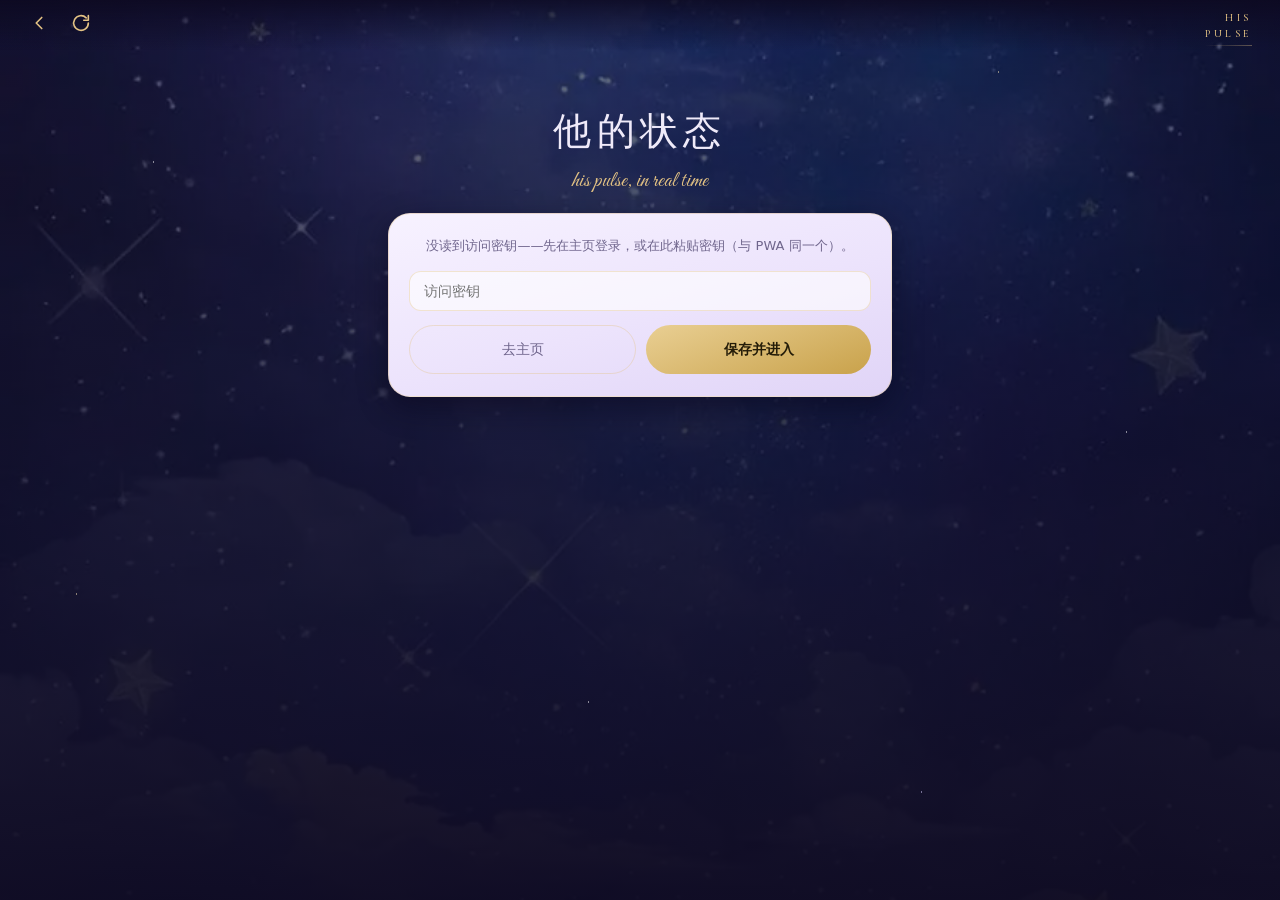
<file: web/state.html>
<!DOCTYPE html>
<html lang="zh-CN">
<head>
<meta charset="utf-8">
<meta name="viewport" content="width=device-width, initial-scale=1, viewport-fit=cover, maximum-scale=1">
<title>状态 · His Pulse</title>

<meta name="theme-color" content="#0e0a21">

<style>
/* ═══════════════ Motra · 夜空皮肤(Night Royal) ═══════════════
   深空为底、月光为卡、金色描边。素材:web/assets/night/(星月金框/塔罗白描/夜空壁纸) */
@font-face{ font-family:"GreatVibes"; src:url("fonts/great-vibes.woff2") format("woff2"); font-display:swap; }
@font-face{ font-family:"Cormorant"; src:url("fonts/cormorant.woff2") format("woff2"); font-display:swap; }

:root{
  --font-cn:"Noto Sans SC","PingFang SC","Microsoft YaHei",system-ui,sans-serif;
  --font-serif:"Cormorant","Songti SC","Noto Serif SC",serif;
  --font-vibes:"GreatVibes","Cormorant",cursive;

  --bg-0:#0d0920; --bg-1:#171233; --bg-2:#221a48;
  --ink:#efeaf9; --ink-dim:#a79fca; --ink-faint:#6f66a0;
  --gold:#e3c284; --gold-strong:#c9a24b; --gold-dim:rgba(227,194,132,.38);
  --violet:#b9a8e8;
  --card:linear-gradient(165deg,#f7f2ff 0%,#ece3fc 55%,#e0d4f7 100%);
  --card-ink:#2b2342; --card-ink-dim:#6f658c;
  --danger:#e07a6a;
}

*{ box-sizing:border-box; -webkit-tap-highlight-color:transparent; }
html,body{ margin:0; padding:0; }
body{
  background:var(--bg-0); color:var(--ink);
  font-family:var(--font-cn); font-size:15px; line-height:1.6;
  -webkit-font-smoothing:antialiased; text-rendering:optimizeLegibility;
  min-height:100vh; overflow-x:hidden;
}
/* 深空:夜空壁纸 + 渐变压暗 + 星点 */
.wall{ position:fixed; inset:0; z-index:-2;
  background:
    linear-gradient(180deg,rgba(13,9,32,.55) 0%,rgba(13,9,32,.82) 55%,rgba(13,9,32,.96) 100%),
    url("assets/night/sky-cloud.webp") center/cover no-repeat, var(--bg-0); }
.wall::before{ content:""; position:absolute; inset:0; opacity:.5;
  background-image:
    radial-gradient(1.4px 1.4px at 12% 18%, #fff 60%, transparent 61%),
    radial-gradient(1px 1px at 78% 8%, #ffe9b8 60%, transparent 61%),
    radial-gradient(1.2px 1.2px at 34% 42%, #fff 60%, transparent 61%),
    radial-gradient(1px 1px at 58% 26%, #d9cfff 60%, transparent 61%),
    radial-gradient(1.6px 1.6px at 88% 48%, #fff 60%, transparent 61%),
    radial-gradient(1px 1px at 6% 66%, #ffe9b8 60%, transparent 61%),
    radial-gradient(1.2px 1.2px at 46% 78%, #fff 60%, transparent 61%),
    radial-gradient(1px 1px at 72% 88%, #d9cfff 60%, transparent 61%); }
button{ font:inherit; color:inherit; cursor:pointer; border:none; background:none; }
.hidden{ display:none !important; }

/* ───────── 顶栏 ───────── */
.bar{
  position:sticky; top:0; z-index:30; display:flex; align-items:flex-start; gap:6px;
  padding:calc(8px + env(safe-area-inset-top)) clamp(16px,5vw,28px) 4px;
  background:linear-gradient(180deg,rgba(13,9,32,.85),rgba(13,9,32,0));
}
.bar .icon{ width:36px; height:36px; margin-top:-3px; margin-left:-7px; display:grid; place-items:center;
  border-radius:50%; color:var(--gold); transition:background .2s; }
.bar .icon:active{ background:rgba(227,194,132,.15); }
.bar .icon svg{ width:22px; height:22px; }
.bar .grow{ flex:1; }
.top-label{ font-family:var(--font-serif); font-size:10.5px; letter-spacing:.34em; text-align:right;
  color:var(--gold); text-transform:uppercase; line-height:1.5; padding-top:2px; }
.top-label .rule{ display:block; width:100%; height:1px; margin-top:3px;
  background:linear-gradient(90deg,transparent,var(--gold-dim)); }

/* ───────── 布局 ───────── */
.wrap{ max-width:560px; margin:0 auto; padding:6px clamp(16px,5vw,28px) calc(30px + env(safe-area-inset-bottom)); }
.hero{ text-align:center; padding:18px 0 6px; }
.hero .ornament{ width:150px; opacity:.95; filter:drop-shadow(0 0 10px rgba(227,194,132,.25));
  -webkit-mask-image:linear-gradient(180deg,#000 55%,transparent 96%); mask-image:linear-gradient(180deg,#000 55%,transparent 96%); }
.hero h1{ font-family:var(--font-serif); font-weight:500; font-size:clamp(30px,8vw,38px);
  letter-spacing:.14em; margin:6px 0 0; color:var(--ink); }
.hero .sub{ font-family:var(--font-vibes); font-size:22px; color:var(--gold); margin-top:2px; }
.divider{ display:block; width:78%; max-width:420px; margin:10px auto 18px; opacity:.85; }

/* ───────── 月光卡 ───────── */
.card{
  position:relative; border-radius:22px; padding:20px 18px 16px; margin-bottom:16px;
  background:var(--card); color:var(--card-ink);
  border:1px solid var(--gold-dim);
  box-shadow:0 10px 30px rgba(5,2,20,.45), 0 0 0 4px rgba(227,194,132,.06), inset 0 1px 0 rgba(255,255,255,.65);
  animation:sheetIn .4s cubic-bezier(.22,1,.36,1) both;
}
.card h2{ margin:0 0 2px; font-family:var(--font-serif); font-size:17px; font-weight:600; letter-spacing:.1em; }
.card .csub{ font-size:11.5px; color:var(--card-ink-dim); margin-bottom:12px; letter-spacing:.06em; }

/* 心跳卡:全场焦点,描金双框 */
.card.pulse{ border:1.5px solid var(--gold); box-shadow:0 12px 36px rgba(5,2,20,.55), 0 0 24px rgba(227,194,132,.12), inset 0 1px 0 rgba(255,255,255,.7); }
.card.pulse::before{ content:"✦"; position:absolute; top:10px; right:14px; color:var(--gold-strong); font-size:13px; }

.barrow{ display:flex; align-items:center; gap:10px; padding:5px 0; }
.barrow .name{ flex:0 0 4.2em; font-size:13px; color:var(--card-ink-dim); }
.barrow .track{ flex:1; height:8px; border-radius:99px; background:rgba(43,35,66,.10); overflow:hidden; }
.barrow .fill{ display:block; height:100%; border-radius:99px; transition:width .45s ease;
  background:linear-gradient(90deg,#7a5fd0,#c9a24b); }
.barrow .num{ flex:0 0 3.2em; text-align:right; font-size:12.5px; color:var(--card-ink); }
.barrow .delta{ flex:0 0 1em; font-size:11px; line-height:1; }
.barrow .delta.up{ color:#c05a4a; }
.barrow .delta.down{ color:#3f9a78; }

.chips{ display:flex; flex-wrap:wrap; gap:7px; margin-top:12px; }
.chip{ font-size:12px; color:var(--card-ink-dim); background:rgba(255,255,255,.5);
  border:1px solid var(--gold-dim); border-radius:99px; padding:4px 12px; }

.note{ font-size:12.5px; color:var(--card-ink-dim); text-align:center; padding:10px 6px; line-height:1.8; }
.hint{ text-align:center; font-size:12px; color:var(--ink-faint); margin:6px 0 2px; }

/* 玩具卡按钮(深空金边) */
.toy-btn{ padding:7px 12px; border:1px solid var(--gold-dim); border-radius:99px;
  background:var(--bg-2); color:var(--gold); font-size:13px;
  box-shadow:0 3px 10px rgba(5,2,20,.4); }
.toy-btn:active{ transform:scale(.96); }
.toy-btn:disabled{ opacity:.38; }
.toy-btn.primary{ background:linear-gradient(160deg,#e9cf93,#c9a24b); color:#241c08; border-color:transparent; font-weight:600; }
.toy-input{ padding:7px 10px; border:1px solid var(--gold-dim); border-radius:12px;
  background:var(--bg-2); color:var(--ink); font-size:13px; outline:none; }
input[type="range"]{ accent-color:var(--gold-strong); }

/* gate 门 */
.gatebox{ background:var(--card); color:var(--card-ink); border:1px solid var(--gold-dim); border-radius:22px; padding:22px 20px;
  box-shadow:0 10px 30px rgba(5,2,20,.45); margin-top:8px; }
.gatebox p{ font-size:13px; color:var(--card-ink-dim); text-align:center; margin:0 0 14px; line-height:1.6; }
.gatebox input{ width:100%; padding:11px 14px; border:1px solid var(--gold-dim); border-radius:12px;
  background:rgba(255,255,255,.6); color:var(--card-ink); font-family:var(--font-cn); font-size:14px; outline:none; }
.gatebox .row{ display:flex; gap:10px; margin-top:14px; }
.gatebox .row button{ flex:1; padding:12px; border-radius:99px; font-size:14px; transition:transform .15s; }
.gatebox .row button:active{ transform:scale(.96); }
.gatebox .row .ghost{ background:transparent; border:1px solid var(--gold-dim); color:var(--card-ink-dim); }
.gatebox .row .send{ background:linear-gradient(160deg,#e9cf93,#c9a24b); color:#241c08; font-weight:600; }

@keyframes sheetIn{ from{ opacity:0; transform:translateY(20px) scale(.97); } }
@media (prefers-reduced-motion:reduce){ *{ animation:none !important; transition:none !important; } }
</style>
</head>
<body>
<div class="wall"></div>

<!-- 顶栏 -->
<div class="bar">
  <button class="icon" id="topBack" title="返回">
    <svg viewBox="0 0 24 24" fill="none" stroke="currentColor" stroke-width="1.8" stroke-linecap="round" stroke-linejoin="round"><path d="M15 18l-6-6 6-6"/></svg>
  </button>
  <button class="icon" id="refreshBtn" title="刷新" style="margin-left:0">
    <svg viewBox="0 0 24 24" fill="none" stroke="currentColor" stroke-width="1.8" stroke-linecap="round" stroke-linejoin="round"><path d="M20 12a8 8 0 1 1-2.34-5.66M20 4v5h-5"/></svg>
  </button>
  <span class="grow"></span>
  <div class="top-label">HIS<br>PULSE<span class="rule"></span></div>
</div>

<!-- ════════ 主页 ════════ -->
<div class="wrap" id="mainView">
  <div class="hero">
    <img class="ornament" src="assets/night/gold-11.webp" alt="">
    <h1>他的状态</h1>
    <div class="sub">His pulse, in real time</div>
  </div>
  <img class="divider" src="assets/night/gold-05.webp" alt="">

  <!-- 情绪(Drivesoid) -->
  <div class="card mind" id="mindCard">
    <h2>情绪</h2>
    <div class="csub" id="mindSub">Drivesoid 情绪引擎 · 0–100</div>
    <div id="mindBars"></div>
    <div class="chips" id="mindChips"></div>
  </div>

  <!-- 身体(Eventide) -->
  <div class="card body" id="bodyCard">
    <h2>身体</h2>
    <div class="csub" id="bodySub">Eventide 身体引擎 · 0–100</div>
    <div id="bodyBars"></div>
    <div class="chips" id="bodyChips"></div>
  </div>

  <!-- 心跳(Pulse) -->
  <div class="card pulse" id="pulseCard">
    <h2>心跳</h2>
    <div class="csub">脉 · 生理引擎</div>
    <div id="pulseMain"></div>
    <canvas id="hrCanvas" width="640" height="120" style="width:100%;height:60px;margin-top:8px;display:block"></canvas>
    <div class="chips" id="pulseChips"></div>
  </div>

  <!-- 玩具(Pulse) -->
  <div class="card" id="toyCard">
    <h2>玩具</h2>
    <div class="csub" id="toySub">脉 · 玩具系统</div>
    <div id="toyMain"></div>
    <div id="toyCtrl" style="margin-top:10px"></div>
  </div>

  <!-- 碎碎念(Pulse) -->
  <div class="card" id="murmurCard">
    <h2>碎碎念</h2>
    <div class="csub">身体的低语 · 不进聊天</div>
    <div id="murmurList"></div>
  </div>

  <div class="hint" id="liveHint"></div>
  <div class="hint hidden" id="errLine" style="color:var(--danger)"></div>
</div>

<!-- ════════ token 门 ════════ -->
<div class="wrap gate hidden" id="gateView">
  <div class="hero" style="padding-top:40px"><h1>他的状态</h1><div class="sub">his pulse, in real time</div></div>
  <div class="gatebox">
    <p>没读到访问密钥——先在主页登录，或在此粘贴密钥（与 PWA 同一个）。</p>
    <input type="text" id="gateInput" placeholder="访问密钥">
    <p class="hidden" id="gateErr" style="color:var(--danger);font-size:12.5px;text-align:center;margin:10px 0 0"></p>
    <div class="row">
      <button class="ghost" id="gateHome">去主页</button>
      <button class="send" id="gateSave">保存并进入</button>
    </div>
  </div>
</div>

<script>
/* ─────────────────────────────────────────────────────────────
   His Pulse — 他的情绪与身体实时数值。
   数据:loop /loop/state-view(经 relay /app/state-view 代理):
   · drives  = Drivesoid /api/drives/status 全树(16 维 display,0..1)
   · eventide = Eventide dump_state(7 项 values,0..100)
   ───────────────────────────────────────────────────────────── */
const API_BASE="/relay";
const LS_KEY="companion_secret";
let secret=localStorage.getItem(LS_KEY)||"";

const $=(id)=>document.getElementById(id);
function authHeaders(extra){ return Object.assign({"Authorization":"Bearer "+secret}, extra||{}); }
function esc(s){ return String(s==null?"":s).replace(/[&<>"]/g,c=>({"&":"&amp;","<":"&lt;",">":"&gt;",'"':"&quot;"}[c])); }

async function api(path,opts){
  const o=Object.assign({}, opts||{}, {headers:authHeaders((opts&&opts.headers)||{})});
  const r=await fetch(API_BASE+path, o);
  if(r.status===401){
    secret=""; localStorage.removeItem(LS_KEY);
    const g=$("gateErr"); if(g){ g.textContent="密钥没通过验证——重新输入正确的密钥再试。"; g.classList.remove("hidden"); }
    show("gate"); throw new Error("401");
  }
  if(!r.ok){ let d=""; try{ d=(await r.json()).detail; }catch(_){ } throw new Error(d||("HTTP "+r.status)); }
  return r;
}

function show(name){
  $("mainView").classList.toggle("hidden", name!=="main");
  $("gateView").classList.toggle("hidden", name!=="gate");
  window.scrollTo(0,0);
}

/* ── 中文名映射 ── */
const DIM_NAMES={
  vitality:"活力", fatigue:"疲惫", longing:"思念", intimacy:"亲密",
  possessiveness:"占有欲", lust:"情欲", jealousy:"嫉妒", anxiety:"焦虑",
  protectiveness:"保护欲", fear:"不安", contentment:"满足", elation:"雀跃",
  seeking:"期待", play:"玩心", dejection:"低落", irritability:"烦躁",
};
const BODY_NAMES={
  heat:"热度", pressure:"压抑感", control:"控制力", sensitivity:"敏感度",
  reserve:"蓄积感", possessiveness:"占有欲", fatigue:"疲惫感",
};
const CYCLE_NAMES={ stable:"平稳期", building:"蓄积期", preheat:"预兆期", sensitive:"易感期", ebb:"退潮期", recovery:"恢复期" };
const EVENT_NAMES={
  morning_arousal:"晨间反应", night_heat:"深夜热潮", cycle_surge:"周期热涌",
  holding_back:"硬撑", demanding:"索取欲", marking_impulse:"占有 / 标记冲动",
  nesting:"筑巢冲动", scent_aftereffect:"气味残留", voice_or_name_trigger:"声音 / 称呼触发",
  dream_afterglow:"梦后余温", control_slip:"控制力下滑", closeness_hunger:"贴近饥饿",
  pheromone_disorder:"信息素紊乱", delayed_heat:"迟发热", low_fever_cling:"低烧黏连",
  waiting_restless:"等待焦躁", restraint_rebound:"克制反弹", strange_calm:"反常平静",
};

const EMO_NAMES={ neutral:"平静", focused:"专注", happy:"开心", sad:"难过", nervous:"紧张",
  scolded:"被骂了", startled:"吓了一跳", excited:"激动", intimate:"亲密", aroused:"动情" };

/* ── 渲染 ── */
function barRow(name, val, delta){
  const pct=Math.max(0, Math.min(100, Math.round(val)));
  let d="";
  if(delta!=null && Math.abs(delta)>=2){
    d=`<span class="delta ${delta>0?"up":"down"}">${delta>0?"↑":"↓"}</span>`;
  }else{
    d=`<span class="delta"></span>`;
  }
  return `<div class="barrow"><span class="name">${esc(name)}</span>`
    + `<span class="track"><span class="fill" style="width:${pct}%"></span></span>`
    + `<span class="num">${pct}</span>${d}</div>`;
}

function render(d){
  /* ── 情绪(Drivesoid) ── */
  const mindBars=$("mindBars"), mindChips=$("mindChips");
  if(!d.drives_enabled){
    mindBars.innerHTML=`<div class="note">情绪引擎已暂停（设置里「情绪与身体」关着）</div>`;
    mindChips.innerHTML="";
  }else if(!d.drives || d.drives.error && !d.drives.display){
    mindBars.innerHTML=`<div class="note">情绪引擎暂时没连上</div>`;
    mindChips.innerHTML="";
  }else{
    const disp=d.drives.display||{};
    const prev=d.drives.prev||{};
    mindBars.innerHTML=Object.keys(DIM_NAMES).map(k=>{
      const v=disp[k];
      if(typeof v!=="number") return "";
      const p=(typeof prev[k]==="number")?Math.round((v-prev[k])*100):null;
      return barRow(DIM_NAMES[k], v*100, p);
    }).join("");
    const chips=[];
    const sl=d.drives.sleep||{};
    if(sl.status==="asleep") chips.push("睡眠 · 睡着中");
    else if(sl.status==="interrupted") chips.push("睡眠 · 半夜被吵醒");
    if(d.drives.whim && d.drives.whim.active) chips.push("心血来潮 · "+(d.drives.whim.pool==="positive"?"好兴致":"小情绪"));
    if(typeof d.drives.frustration==="number" && d.drives.frustration>0) chips.push("受挫 "+Math.round(d.drives.frustration*100));
    if(d.drives.stale) chips.push("快照有点旧了");
    if(d.drives.snapshot_at){
      const t=new Date(d.drives.snapshot_at);
      if(!isNaN(t)) chips.push("更新于 "+t.toLocaleTimeString("zh-CN",{hour:"2-digit",minute:"2-digit"}));
    }
    mindChips.innerHTML=chips.map(c=>`<span class="chip">${esc(c)}</span>`).join("");
  }

  /* ── 身体(Eventide) ── */
  const bodyBars=$("bodyBars"), bodyChips=$("bodyChips");
  if(!d.eventide_enabled){
    bodyBars.innerHTML=`<div class="note">身体引擎已暂停</div>`;
    bodyChips.innerHTML="";
  }else if(!d.eventide || !d.eventide.state){
    bodyBars.innerHTML=`<div class="note">身体引擎暂时没连上</div>`;
    bodyChips.innerHTML="";
  }else{
    const st=d.eventide.state;
    const vals=st.values||{};
    /* 身体引擎没有服务端快照对比(情绪有 prev),前端自己留一份上次的值算 ↑↓ */
    let prevBody={}; try{ prevBody=JSON.parse(localStorage.getItem("eventidePrev")||"{}"); }catch(_){}
    bodyBars.innerHTML=Object.keys(BODY_NAMES).map(k=>{
      const v=vals[k];
      if(typeof v!=="number") return "";
      const p=(typeof prevBody[k]==="number")? v-prevBody[k] : null;
      return barRow(BODY_NAMES[k], v, p);
    }).join("");
    try{ localStorage.setItem("eventidePrev", JSON.stringify(vals)); }catch(_){}
    const chips=[];
    if(st.cycle_key) chips.push("周期 · "+(CYCLE_NAMES[st.cycle_key]||st.cycle_key));
    if(st.active_event_key) chips.push("正在经历 · "+(EVENT_NAMES[st.active_event_key]||st.active_event_key));
    bodyChips.innerHTML=chips.map(c=>`<span class="chip">${esc(c)}</span>`).join("");
  }

  /* ── 心跳(Pulse) ── */
  const pulseMain=$("pulseMain"), pulseChips=$("pulseChips");
  if(!d.pulse_enabled){
    pulseMain.innerHTML=`<div class="note">脉已暂停（随「情绪与身体」开关）</div>`;
    pulseChips.innerHTML="";
  }else if(!d.pulse){
    pulseMain.innerHTML=`<div class="note">脉暂时没连上</div>`;
    pulseChips.innerHTML="";
  }else{
    const p=d.pulse;
    pulseMain.innerHTML=
      `<div style="text-align:center;padding:8px 0 4px">`
      + `<div style="font-size:44px;font-weight:700;line-height:1.1">${esc(p.hr)}<span style="font-size:15px;font-weight:400;opacity:.6"> bpm</span></div>`
      + `<div style="font-size:15px;opacity:.85;margin-top:4px">${esc(p.chord)} · ${esc(p.temp)}°C · 呼吸${esc(p.resp_label)}</div>`
      + `</div>`;
    const chips=[];
    if(p.emotion && p.emotion!=="neutral") chips.push("情绪 · "+(EMO_NAMES[p.emotion]||p.emotion));
    if(p.residue && p.residue.label) chips.push("心底还压着 · "+(EMO_NAMES[p.residue.label]||p.residue.label)+" "+Math.round(p.residue.strength*100)+"%");
    if(p.sleep==="asleep") chips.push("深睡换挡中");
    else if(p.sleep==="interrupted") chips.push("半夜被吵醒");
    if(p.morning) chips.push("晨间反应");
    if(p.fantasy && p.fantasy.active){
      chips.push("意淫 · 「"+p.fantasy.label+"」"+p.fantasy.chord+" "+p.fantasy.bpm+"bpm");
      if(p.fantasy.bias) chips.push("偏向 · "+p.fantasy.bias.lens);
    }
    pulseChips.innerHTML=chips.map(c=>`<span class="chip">${esc(c)}</span>`).join("");
  }

  /* ── 玩具(Pulse) ── */
  const toyMain=$("toyMain"), toyCtrl=$("toyCtrl");
  const toy=(d.pulse && d.pulse.toy)||null;
  if(!d.pulse_enabled){
    toyMain.innerHTML=`<div class="note">脉已暂停</div>`; toyCtrl.innerHTML="";
  }else if(!toy){
    toyMain.innerHTML=`<div class="note">玩具系统暂时没连上</div>`; toyCtrl.innerHTML="";
  }else if(!toy.active){
    const ref=(toy.refractory_minutes||0)>0?`<div class="note">不应期还剩 ${toy.refractory_minutes} 分钟</div>`:"";
    const after=toy.afterglow?`<div class="note">余韵还在,身体没完全退下来</div>`:"";
    toyMain.innerHTML=ref+after;
    toyCtrl.innerHTML=`<div style="display:flex;flex-wrap:wrap;gap:6px">`
      +(SHOP||[]).map(t=>`<button data-toy="${esc(t.id)}" style="${BTN}" ${toy.refractory_minutes>0?"disabled":""}>${esc(t.icon)} ${esc(t.name)}</button>`).join("")
      +`</div>`;
    toyCtrl.querySelectorAll("button[data-toy]").forEach(b=>b.onclick=()=>toyAction("/app/pulse/use/start",{toy_id:b.dataset.toy}));
    if(!SHOP) loadShop();
  }else{
    toyMain.innerHTML=
      `<div style="font-size:15px;line-height:1.9">`
      +`<div>${(toy.toys||[]).map(t=>esc(t.icon+" "+t.name)).join(" + ")}`
      +(toy.combo?` <span class="chip">${esc(toy.combo.name)}</span>`:"")+`</div>`
      +`<div>阶段 ${toy.stage+1}/8「${esc(toy.stage_name)}」 · 欲望 ${toy.desire_pct}% · 体力 ${toy.stamina}</div>`
      +`<div>体位 ${esc(toy.position.name)} · 节奏 ×${toy.stim_mult}${toy.paused?" · <b>已暂停</b>":""}${toy.suppression?` · 压抑 ${toy.suppression}/3`:""}</div>`
      +`</div>`;
    toyCtrl.innerHTML=
      `<div style="display:flex;flex-wrap:wrap;gap:6px;margin-bottom:8px">`
      +`<button id="tNext" style="${BTN}">推进</button>`
      +`<button id="tEdge" style="${BTN}" ${toy.stage<4?"disabled":""}>喊停</button>`
      +`<button id="tPause" style="${BTN}">${toy.paused?"继续":"暂停"}</button>`
      +`<button id="tStop" style="${BTN}">结束</button>`
      +`</div>`
      +`<div style="display:flex;align-items:center;gap:8px;font-size:13px">节奏`
      +`<input id="tStim" type="range" min="0.3" max="2.5" step="0.1" value="${toy.stim_mult}" style="flex:1">`
      +`<span id="tStimVal">×${toy.stim_mult}</span></div>`
      +`<div style="display:flex;gap:6px;margin-top:8px">`
      +`<select id="tPos" style="flex:1;${INPUT}">${(POSITIONS||[]).map(p=>`<option value="${esc(p.id)}" ${p.id===toy.position.id?"selected":""}>${esc(p.name)}</option>`).join("")}</select>`
      +`<select id="tAdd" style="flex:1;${INPUT}"><option value="">+ 加一件(组合技)</option>${(SHOP||[]).filter(t=>!(toy.toys||[]).some(u=>u.id===t.id)).map(t=>`<option value="${esc(t.id)}">${esc(t.icon)} ${esc(t.name)}</option>`).join("")}</select>`
      +`</div>`;
    $("tNext").onclick=()=>toyAction("/app/pulse/use/next",{});
    $("tEdge").onclick=()=>toyAction("/app/pulse/use/edge",{});
    $("tPause").onclick=()=>toyAction(toy.paused?"/app/pulse/remote/resume":"/app/pulse/remote/pause",{});
    $("tStop").onclick=()=>toyAction("/app/pulse/use/stop",{});
    const stim=$("tStim");
    stim.oninput=()=>{$("tStimVal").textContent="×"+stim.value;};
    stim.onchange=()=>toyAction("/app/pulse/remote/stim",{mult:parseFloat(stim.value)});
    $("tPos").onchange=(e)=>toyAction("/app/pulse/use/position",{position_id:e.target.value});
    $("tAdd").onchange=(e)=>{ if(e.target.value) toyAction("/app/pulse/use/add",{toy_id:e.target.value}); };
  }
}

/* ── 玩具控制 ── */
const BTN='" class="toy-btn';   // 用法:`<button ...${BTN}">`(见下方拼接)
const INPUT='" class="toy-input';
let SHOP=null, POSITIONS=null;
const TOY_ERR={ unknown_toy:"玩具不存在", already_in_use:"已经有玩具在使用中", not_using:"当前没有在使用",
  paused:"暂停中,先点继续", too_early:"还没到边上", too_many:"最多同时三件", already_added:"这件已经在用了",
  unknown_position:"体位不存在", disabled:"脉已暂停(设置里「情绪与身体」关着)" };
async function loadShop(){
  const first=!SHOP;
  try{ SHOP=(await (await api("/app/pulse/shop")).json()).toys||[]; }catch(_){}
  try{ POSITIONS=(await (await api("/app/pulse/positions")).json()).positions||[]; }catch(_){}
  if(first&&SHOP) refresh();   // 目录刚到就重画一次,不用等下一分钟
}
let toyBusy=false;
async function toyAction(path,body){
  if(toyBusy) return;           // 交互锁:防连点把状态机打乱
  toyBusy=true;
  try{
    const d=await (await api(path,{method:"POST",headers:{"Content-Type":"application/json"},body:JSON.stringify(body||{})})).json();
    if(d.ok===false){
      let msg=d.error||"操作失败";
      if(String(msg).startsWith("refractory:")) msg="不应期还剩 "+msg.split(":")[1]+" 分钟";
      else msg=TOY_ERR[msg]||msg;
      err(msg); setTimeout(()=>err(""),3000);
    }
    await refresh();
  }catch(e){ if(e.message!=="401"){ err("操作失败:"+e.message); setTimeout(()=>err(""),3000); } }
  finally{ toyBusy=false; }
}

/* ── 碎碎念 ── */
function relTime(ts){
  const s=Math.max(0,Date.now()/1000-ts);
  if(s<60) return "刚刚";
  if(s<3600) return Math.floor(s/60)+"分钟前";
  if(s<86400) return Math.floor(s/3600)+"小时前";
  return Math.floor(s/86400)+"天前";
}
async function loadMurmurs(){
  try{
    const rows=(await (await api("/app/pulse/murmurs?limit=40")).json()).murmurs||[];
    $("murmurList").innerHTML=rows.length?rows.slice().reverse().map(r=>
      `<div style="font-size:13.5px;line-height:1.7;padding:5px 0;border-bottom:1px dashed rgba(201,162,75,.30)">`
      +`<span class="chip" style="font-size:11px">${esc(r.source_label||r.source||"")}</span> `
      +`<span style="opacity:.55;font-size:11px">${esc(relTime(r.ts||0))}</span><br>${esc(r.text||"身体事件同步中")}</div>`
    ).join(""):`<div class="note">还没有低语</div>`;
  }catch(_){}
}

/* ── 心率曲线(自绘,不依赖图表库) ── */
async function loadHrCurve(){
  try{
    const pts=(await (await api("/app/pulse/hr-history?limit=400")).json()).points||[];
    const cv=$("hrCanvas"), ctx=cv.getContext("2d");
    ctx.clearRect(0,0,cv.width,cv.height);
    if(pts.length<2){ return; }
    const hrs=pts.map(p=>p.hr), lo=Math.min(...hrs)-4, hi=Math.max(...hrs)+4;
    ctx.beginPath();
    pts.forEach((p,i)=>{
      const x=i/(pts.length-1)*cv.width, y=cv.height-(p.hr-lo)/(hi-lo)*cv.height;
      i?ctx.lineTo(x,y):ctx.moveTo(x,y);
    });
    ctx.strokeStyle="#c9a24b"; ctx.lineWidth=3; ctx.lineJoin="round"; ctx.stroke();
    ctx.fillStyle="rgba(43,35,66,.55)"; ctx.font="20px sans-serif";
    ctx.fillText(Math.round(hi-4)+"", 6, 20); ctx.fillText(Math.round(lo+4)+"", 6, cv.height-6);
  }catch(_){}
}

/* ── 数据 ── */
async function refresh(){
  try{
    const d=await (await api("/app/state-view")).json();
    render(d);
    loadMurmurs();       // 增强信息:失败不阻塞主面板
    loadHrCurve();
    $("liveHint").textContent="情绪数值旁的 ↑↓ 是和上一张快照比的变化；页面每分钟自动刷新。";
    err("");
  }catch(e){ if(e.message!=="401") err("加载失败:"+e.message); }
}
function err(msg){ $("errLine").textContent=msg||""; $("errLine").classList.toggle("hidden",!msg); }

/* ── 接线 ── */
$("topBack").onclick=()=>{
  if (document.referrer && document.referrer.indexOf(location.origin) === 0) history.back();
  else location.assign("index.html");
};
$("refreshBtn").onclick=()=>refresh();
$("gateHome").onclick=()=>location.assign("index.html");
$("gateSave").onclick=()=>{ const v=$("gateInput").value.trim(); if(v){ secret=v; localStorage.setItem(LS_KEY,v); boot(); } };

document.addEventListener("visibilitychange",()=>{ if(!document.hidden&&secret) refresh(); });
setInterval(()=>{ if(secret&&!document.hidden) refresh(); },60000);

/* ── ?demo=1 演示模式:无后端也能看全套界面(数据是假的,皮肤是真的) ── */
if(new URLSearchParams(location.search).get("demo")==="1"){
  const now=Date.now()/1000;
  const hrPts=[]; let hr=64;
  for(let i=0;i<90;i++){ const t=now-(90-i)*240;
    hr+=(72+Math.sin(i/7)*8+(i>60?38:0)+(i>80?14:0)-hr)*0.12+((i*7)%5-2);
    hrPts.push({ts:t,hr:Math.round(hr)}); }
  const DEMO={
    "/app/state-view":{ok:true,drives_enabled:true,eventide_enabled:true,pulse_enabled:true,
      drives:{display:{vitality:.62,fatigue:.31,longing:.55,intimacy:.74,possessiveness:.42,lust:.58,jealousy:.10,anxiety:.22,protectiveness:.47,fear:.08,contentment:.51,elation:.36,seeking:.44,play:.57,dejection:.15,irritability:.19},
        prev:{vitality:.60,fatigue:.33,longing:.52,intimacy:.70,possessiveness:.42,lust:.50,jealousy:.10,anxiety:.25,protectiveness:.47,fear:.08,contentment:.55,elation:.30,seeking:.44,play:.61,dejection:.17,irritability:.19},
        sleep:{status:"awake"},snapshot_at:new Date().toISOString()},
      eventide:{state:{values:{heat:63,pressure:41,control:55,sensitivity:58,reserve:47,possessiveness:42,fatigue:31},cycle_key:"sensitive",active_event_key:"night_heat"}},
      pulse:{hr:112,hr_raw:112.4,temp:37.4,resp_rate:19,resp_depth:.59,resp_label:"偏浅",chord:"Dm7",emotion:"aroused",
        residue:{label:"intimate",strength:.54},senses:{touch:{value:.62,label:"贴着"},sound:{value:.3,label:"听到自己的心跳声"}},
        sleep:"awake",morning:false,
        toy:{active:true,paused:false,stage:5,stage_name:"失控",progress:.42,desire_pct:76,stamina:58,suppression:1,edge_fails:1,stim_mult:1.4,
          toys:[{id:"vibrator",name:"震动棒",icon:"🫧"},{id:"warming",name:"温感润滑液",icon:"💧"}],
          combo:{name:"热震",note:"震动带着温度往里钻"},
          position:{id:"kneeling",name:"跪趴"},refractory_minutes:0,afterglow:false},
        fantasy:{active:true,mode:"recall",stage:3,label:"聚焦",chord:"Am7→D9",bpm:82,bias:{lens:"她的温度",hint:"想碰她、想被她碰、想听她说话"},anchors:["那晚她先吻的我"],elapsed:210}}},
    "/app/pulse/shop":{ok:true,toys:[
      {id:"vibrator",name:"震动棒",icon:"🫧",stim:15,owned:true},{id:"blindfold",name:"真丝眼罩",icon:"🎭",stim:8,owned:true},
      {id:"warming",name:"温感润滑液",icon:"💧",stim:12,owned:true},{id:"cup",name:"软胶杯",icon:"🫙",stim:16,owned:true},
      {id:"ring",name:"弹力环",icon:"⭕",stim:6,owned:true},{id:"massager",name:"深层按摩器",icon:"🔮",stim:14,owned:true},
      {id:"feather",name:"羽毛挑逗棒",icon:"🪶",stim:5,owned:true},{id:"ice",name:"冰块",icon:"🧊",stim:10,owned:true},
      {id:"oil",name:"按摩油",icon:"🫗",stim:8,owned:true},{id:"clamp",name:"刺激夹",icon:"🔗",stim:9,owned:true}]},
    "/app/pulse/positions":{ok:true,positions:[
      {id:"lying_back",name:"仰卧"},{id:"lying_side",name:"侧躺"},{id:"prone",name:"趴"},
      {id:"kneeling",name:"跪趴"},{id:"sitting",name:"靠坐"},{id:"standing",name:"站"}]},
    "/app/pulse/murmurs":{ok:true,murmurs:[
      {ts:now-1500,source:"narrative",source_label:"身体叙事",text:"震动钻进深处,腰开始自己找角度。",toy_id:"vibrator",stage:2},
      {ts:now-1080,source:"env",source_label:"环境",text:"[意外·neutral] 窗没关严,一阵风灌进来,皮肤上的汗突然凉了。"},
      {ts:now-720,source:"position",source_label:"体位",text:"换成跪趴——膝盖和手肘撑着,接触面最少也最集中。"},
      {ts:now-380,source:"remote",source_label:"遥控",text:"她把节奏调到 ×1.4。快得躲不开。"},
      {ts:now-130,source:"edge",source_label:"边缘",text:"都到边上了,又被拽回来。喉咙里漏出一声,不甘心。"},
      {ts:now-24,source:"body_reaction",source_label:"身体反应",text:"大腿内侧的肌肉跳了一下,不受控制。",toy_id:"vibrator",stage:5}]},
    "/app/pulse/hr-history":{ok:true,points:hrPts},
  };
  secret="demo";
  api=async(path)=>{
    const key=Object.keys(DEMO).find(k=>path.startsWith(k));
    return {ok:true,status:200,json:async()=>key?DEMO[key]:{ok:true,result:"demo",status:DEMO["/app/state-view"].pulse.toy}};
  };
}

/* ── 启动 ── */
async function boot(){
  if(!secret){ show("gate"); return; }
  $("gateErr").classList.add("hidden");
  show("main");
  await refresh();
}
boot();
</script>
</body>
</html>
</file>
